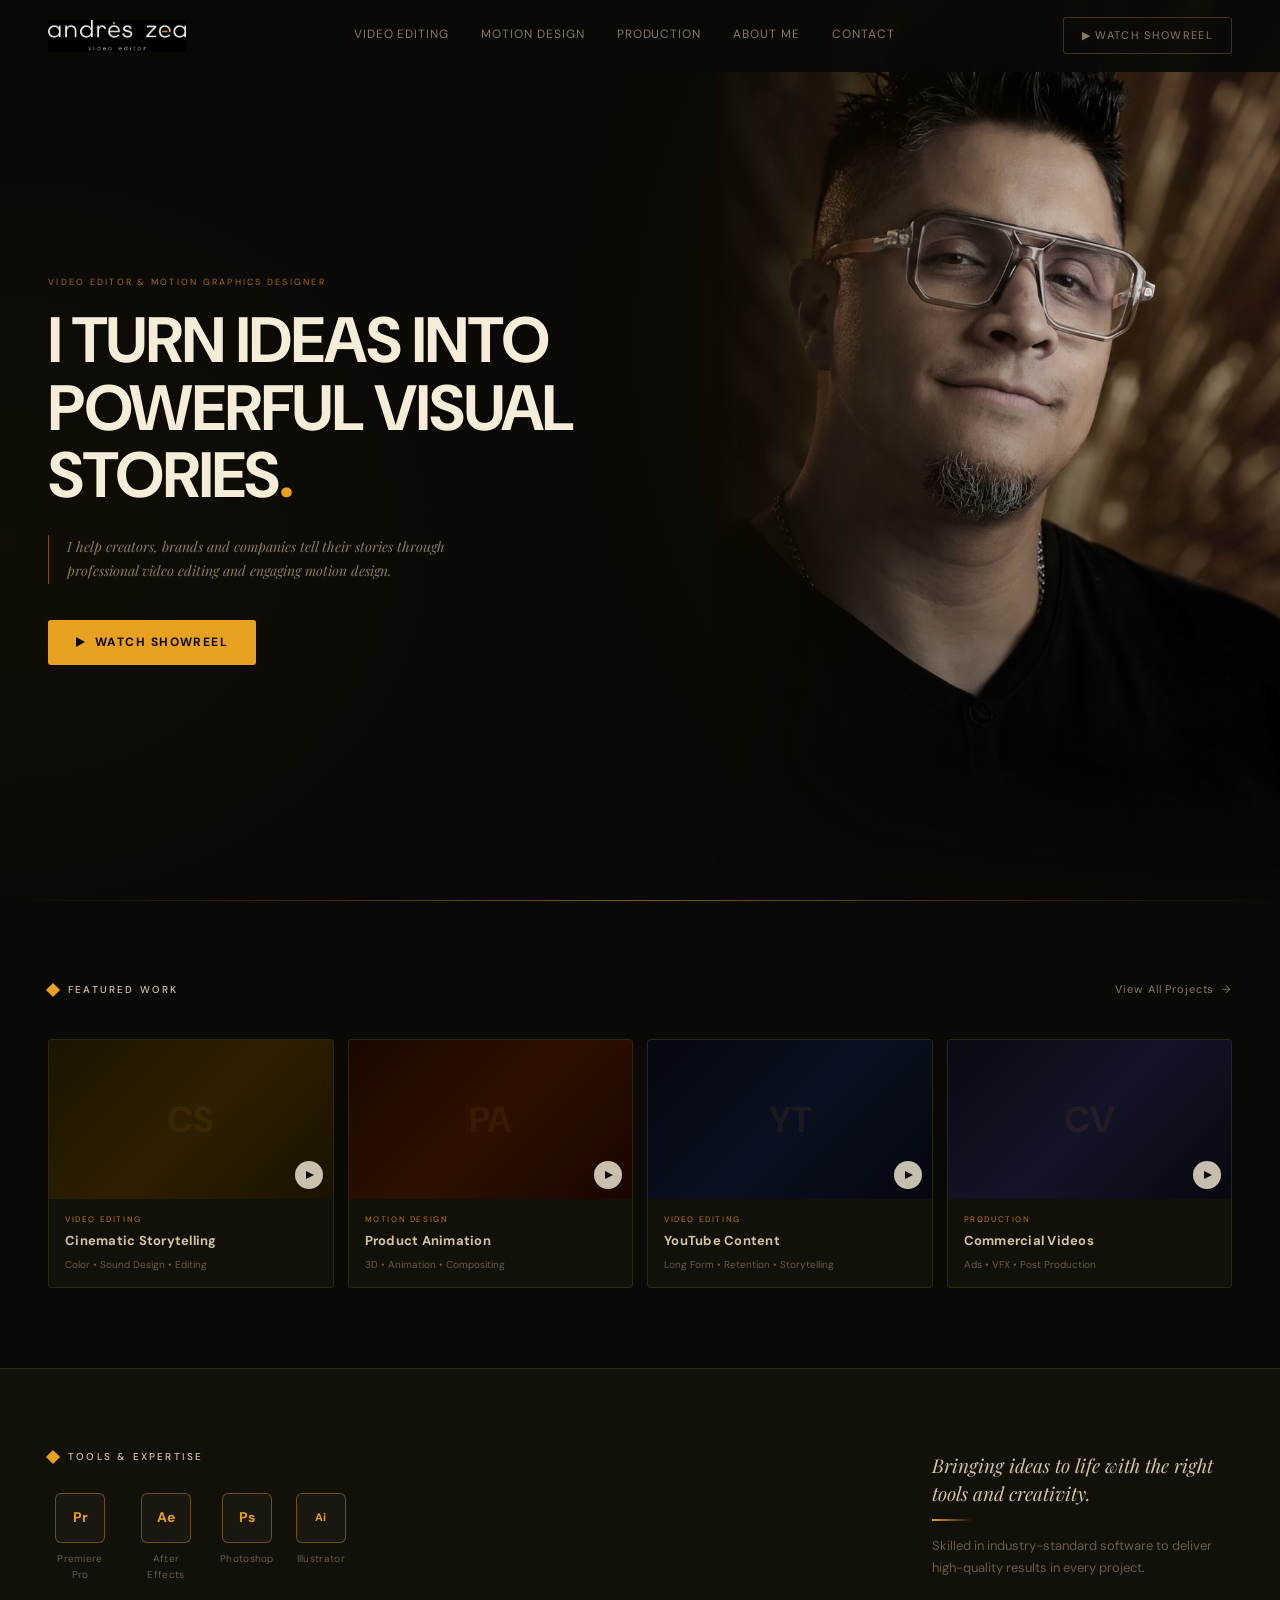
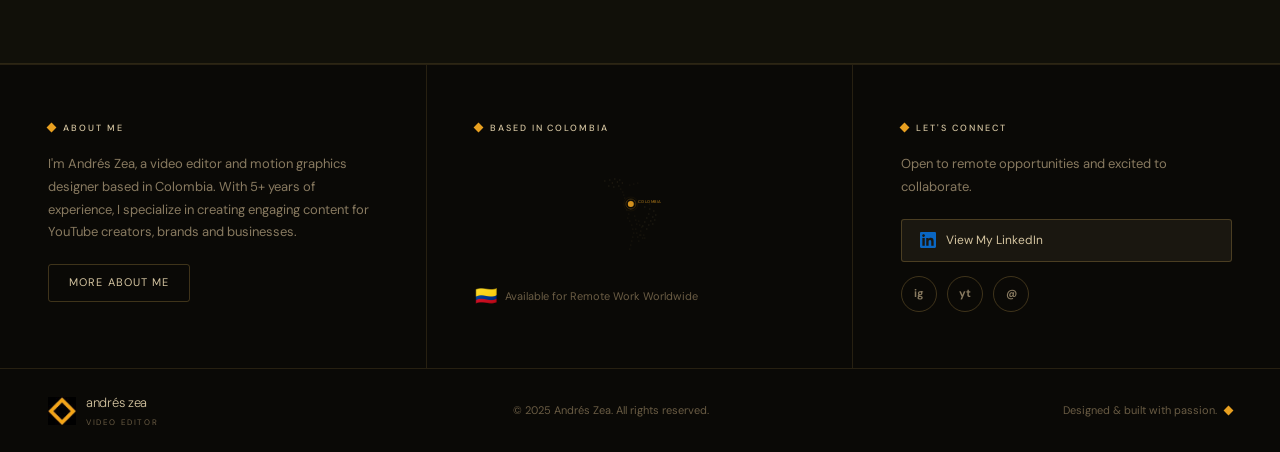
<file: index.html>
<!DOCTYPE html>
<html lang="es">
<head>
  <meta charset="UTF-8">
  <meta name="viewport" content="width=device-width, initial-scale=1.0">
  <title>Andrés Zea — Video Editor & Motion Graphics Designer</title>
  <link rel="icon" href="assets/Asset_5.png">
  <link rel="preconnect" href="https://fonts.googleapis.com">
  <link rel="preconnect" href="https://fonts.gstatic.com" crossorigin>
  <link href="https://fonts.googleapis.com/css2?family=DM+Sans:ital,wght@0,300;0,400;0,500;0,700;1,300&family=Playfair+Display:ital,wght@0,400;0,700;1,400&display=swap" rel="stylesheet">
  <link rel="stylesheet" href="css/global.css">
</head>
<body>

  <nav id="navbar">
    <a href="index.html" class="nav-logo">
      <img src="assets/Asset_1_2x.png" alt="Andrés Zea">
    </a>
    <div class="nav-links" id="navLinks">
      <a href="video-editing.html">Video Editing</a>
      <a href="motion.html">Motion Design</a>
      <a href="production.html">Production</a>
      <a href="about.html">About Me</a>
      <a href="contact.html">Contact</a>
    </div>
    <a href="showreel.html" class="nav-cta">▶ Watch Showreel</a>
    <div class="hamburger" id="hamburger" onclick="toggleMenu()">
      <span></span><span></span><span></span>
    </div>
  </nav>

  <div class="mobile-menu" id="mobileMenu">
    <a href="video-editing.html" onclick="toggleMenu()">Video Editing</a>
    <a href="motion.html" onclick="toggleMenu()">Motion Design</a>
    <a href="production.html" onclick="toggleMenu()">Production</a>
    <a href="about.html" onclick="toggleMenu()">About Me</a>
    <a href="contact.html" onclick="toggleMenu()">Contact</a>
    <a href="showreel.html" class="nav-cta" style="text-align:center;margin-top:8px">▶ Watch Showreel</a>
  </div>

  <!-- HERO -->
  <section class="hero" id="home">
    <div class="hero-glow"></div>
    <div class="hero-glow-2"></div>
    <div class="hero-content">
      <p class="hero-label">Video Editor &amp; Motion Graphics Designer</p>
      <h1>I turn ideas into<br>powerful visual<br>stories<span class="dot">.</span></h1>
      <div class="hero-desc">
        <p>I help creators, brands and companies tell their stories through professional video editing and engaging motion design.</p>
      </div>
      <div class="hero-btns">
        <a href="showreel.html" class="btn-primary"><span class="play-icon"></span>Watch Showreel</a>
      </div>
    </div>
    <div class="hero-image">
      <img src="assets/ANDREW_1.jpg" alt="Andrés Zea">
    </div>
  </section>

  <!-- SEPARATOR -->
  <div class="separator-strip"></div>

  <!-- FEATURED WORK -->
  <section id="work">
    <div class="section-header reveal">
      <div class="section-title"><div class="diamond"></div>Featured Work</div>
      <a href="video-editing.html" class="view-all">View All Projects &nbsp;→</a>
    </div>
    <div class="work-grid">
      <a href="video-editing.html" class="work-card reveal">
        <div class="work-thumb thumb-1">
          <div class="thumb-placeholder thumb-1"><span class="thumb-icon">CS</span></div>
          <div class="play-circle"><div class="play-tri"></div></div>
        </div>
        <div class="work-info">
          <div class="work-cat">Video Editing</div>
          <div class="work-title">Cinematic Storytelling</div>
          <div class="work-tags">Color &bull; Sound Design &bull; Editing</div>
        </div>
      </a>
      <a href="motion.html" class="work-card reveal" style="transition-delay:.08s">
        <div class="work-thumb thumb-2">
          <div class="thumb-placeholder thumb-2"><span class="thumb-icon">PA</span></div>
          <div class="play-circle"><div class="play-tri"></div></div>
        </div>
        <div class="work-info">
          <div class="work-cat">Motion Design</div>
          <div class="work-title">Product Animation</div>
          <div class="work-tags">3D &bull; Animation &bull; Compositing</div>
        </div>
      </a>
      <a href="video-editing.html" class="work-card reveal" style="transition-delay:.16s">
        <div class="work-thumb thumb-3">
          <div class="thumb-placeholder thumb-3"><span class="thumb-icon">YT</span></div>
          <div class="play-circle"><div class="play-tri"></div></div>
        </div>
        <div class="work-info">
          <div class="work-cat">Video Editing</div>
          <div class="work-title">YouTube Content</div>
          <div class="work-tags">Long Form &bull; Retention &bull; Storytelling</div>
        </div>
      </a>
      <a href="production.html" class="work-card reveal" style="transition-delay:.24s">
        <div class="work-thumb thumb-4">
          <div class="thumb-placeholder thumb-4"><span class="thumb-icon">CV</span></div>
          <div class="play-circle"><div class="play-tri"></div></div>
        </div>
        <div class="work-info">
          <div class="work-cat">Production</div>
          <div class="work-title">Commercial Videos</div>
          <div class="work-tags">Ads &bull; VFX &bull; Post Production</div>
        </div>
      </a>
    </div>
  </section>

  <!-- TOOLS -->
  <section class="tools-section">
    <div class="tools-inner">
      <div class="tools-left reveal">
        <div class="section-title"><div class="diamond"></div>Tools &amp; Expertise</div>
        <div class="tools-icons">
          <div class="tool-item"><div class="tool-icon">Pr</div><div class="tool-name">Premiere Pro</div></div>
          <div class="tool-item"><div class="tool-icon">Ae</div><div class="tool-name">After Effects</div></div>
          <div class="tool-item"><div class="tool-icon">Ps</div><div class="tool-name">Photoshop</div></div>
          <div class="tool-item"><div class="tool-icon" style="font-size:11px">Ai</div><div class="tool-name">Illustrator</div></div>
        </div>
      </div>
      <div class="tools-right reveal">
        <div class="tools-quote">Bringing ideas to life with the right tools and creativity.</div>
        <div class="tools-accent"></div>
        <p class="tools-sub">Skilled in industry-standard software to deliver high-quality results in every project.</p>
      </div>
    </div>
  </section>

  <!-- ABOUT / LOCATION / CONNECT -->
  <div class="about-section" id="about">
    <div class="about-col reveal">
      <div class="about-col-title"><div class="diamond diamond-sm"></div>About Me</div>
      <p class="about-text">I'm Andrés Zea, a video editor and motion graphics designer based in Colombia. With 5+ years of experience, I specialize in creating engaging content for YouTube creators, brands and businesses.</p>
      <a href="about.html" class="btn-ghost">More About Me</a>
    </div>
    <div class="about-col reveal" style="transition-delay:.1s">
      <div class="about-col-title"><div class="diamond diamond-sm"></div>Based in Colombia</div>
      <svg class="map-svg" viewBox="0 0 260 200" fill="none" xmlns="http://www.w3.org/2000/svg">
        <!-- Latin America dot map -->
        <g fill="#2a2416" opacity="0.85">
          <!-- Mexico -->
          <circle cx="60" cy="40" r="1.3"/><circle cx="70" cy="38" r="1.3"/><circle cx="80" cy="36" r="1.3"/>
          <circle cx="90" cy="38" r="1.3"/><circle cx="95" cy="44" r="1.3"/><circle cx="88" cy="50" r="1.3"/>
          <circle cx="78" cy="52" r="1.3"/><circle cx="68" cy="50" r="1.3"/><circle cx="75" cy="44" r="1.3"/>
          <circle cx="85" cy="42" r="1.3"/>
          <!-- Central America -->
          <circle cx="92" cy="56" r="1.2"/><circle cx="96" cy="62" r="1.2"/><circle cx="98" cy="68" r="1.2"/>
          <circle cx="100" cy="74" r="1.2"/>
          <!-- Caribbean -->
          <circle cx="110" cy="48" r="1.1"/><circle cx="118" cy="46" r="1.1"/><circle cx="126" cy="44" r="1.1"/>
          <!-- Colombia highlighted area -->
          <circle cx="104" cy="82" r="1.3"/><circle cx="112" cy="78" r="1.3"/><circle cx="120" cy="80" r="1.3"/>
          <circle cx="116" cy="88" r="1.3"/><circle cx="108" cy="90" r="1.3"/>
          <circle cx="112" cy="96" r="1.3"/><circle cx="120" cy="86" r="1.3"/>
          <!-- Venezuela / Guyana -->
          <circle cx="128" cy="82" r="1.2"/><circle cx="136" cy="80" r="1.2"/><circle cx="144" cy="82" r="1.2"/>
          <circle cx="150" cy="86" r="1.2"/>
          <!-- Brazil -->
          <circle cx="140" cy="92" r="1.3"/><circle cx="150" cy="96" r="1.3"/><circle cx="158" cy="100" r="1.3"/>
          <circle cx="148" cy="106" r="1.3"/><circle cx="156" cy="112" r="1.3"/><circle cx="162" cy="108" r="1.3"/>
          <circle cx="144" cy="114" r="1.3"/><circle cx="152" cy="120" r="1.3"/><circle cx="160" cy="118" r="1.3"/>
          <circle cx="140" cy="122" r="1.3"/><circle cx="148" cy="128" r="1.3"/><circle cx="156" cy="126" r="1.3"/>
          <circle cx="136" cy="130" r="1.3"/><circle cx="144" cy="136" r="1.3"/>
          <!-- Peru / Ecuador / Bolivia -->
          <circle cx="104" cy="98" r="1.2"/><circle cx="108" cy="106" r="1.2"/><circle cx="106" cy="114" r="1.2"/>
          <circle cx="110" cy="120" r="1.2"/><circle cx="114" cy="128" r="1.2"/>
          <circle cx="120" cy="110" r="1.2"/><circle cx="122" cy="118" r="1.2"/><circle cx="124" cy="126" r="1.2"/>
          <circle cx="128" cy="120" r="1.2"/><circle cx="130" cy="128" r="1.2"/>
          <!-- Chile / Argentina -->
          <circle cx="116" cy="136" r="1.2"/><circle cx="118" cy="144" r="1.2"/><circle cx="116" cy="152" r="1.2"/>
          <circle cx="114" cy="160" r="1.2"/><circle cx="112" cy="168" r="1.2"/><circle cx="110" cy="176" r="1.2"/>
          <circle cx="122" cy="136" r="1.2"/><circle cx="124" cy="144" r="1.2"/><circle cx="126" cy="152" r="1.2"/>
          <circle cx="128" cy="160" r="1.2"/><circle cx="130" cy="148" r="1.2"/><circle cx="132" cy="140" r="1.2"/>
          <circle cx="134" cy="132" r="1.2"/>
          <!-- Paraguay / Uruguay -->
          <circle cx="132" cy="148" r="1.2"/><circle cx="136" cy="154" r="1.2"/><circle cx="138" cy="148" r="1.2"/>
          <circle cx="140" cy="154" r="1.2"/>
        </g>
        <!-- Colombia gold highlight -->
        <circle cx="112" cy="86" r="6" fill="#E8A020" opacity=".9"/>
        <circle cx="112" cy="86" r="10" fill="none" stroke="#E8A020" stroke-width="1" opacity=".4"/>
        <circle cx="112" cy="86" r="14" fill="none" stroke="#E8A020" stroke-width=".5" opacity=".2"/>
        <!-- Label -->
        <text x="126" y="84" font-family="DM Sans, sans-serif" font-size="8" fill="#E8A020" opacity=".8" letter-spacing="1">COLOMBIA</text>
      </svg>
      <div class="flag-row">
        <span style="font-size:18px">🇨🇴</span>
        <span>Available for Remote Work Worldwide</span>
      </div>
    </div>
    <div class="about-col reveal" style="transition-delay:.2s">
      <div class="about-col-title"><div class="diamond diamond-sm"></div>Let's Connect</div>
      <p class="about-text">Open to remote opportunities and excited to collaborate.</p>
      <a href="https://linkedin.com/in/andres-zea" target="_blank" class="linkedin-btn">
        <svg width="16" height="16" viewBox="0 0 24 24" fill="#0A66C2"><path d="M20.447 20.452h-3.554v-5.569c0-1.328-.027-3.037-1.852-3.037-1.853 0-2.136 1.445-2.136 2.939v5.667H9.351V9h3.414v1.561h.046c.477-.9 1.637-1.85 3.37-1.85 3.601 0 4.267 2.37 4.267 5.455v6.286zM5.337 7.433c-1.144 0-2.063-.926-2.063-2.065 0-1.138.92-2.063 2.063-2.063 1.14 0 2.064.925 2.064 2.063 0 1.139-.925 2.065-2.064 2.065zm1.782 13.019H3.555V9h3.564v11.452zM22.225 0H1.771C.792 0 0 .774 0 1.729v20.542C0 23.227.792 24 1.771 24h20.451C23.2 24 24 23.227 24 22.271V1.729C24 .774 23.2 0 22.222 0h.003z"/></svg>
        View My LinkedIn
      </a>
      <div class="social-row">
        <a href="#" class="social-btn" title="Instagram">ig</a>
        <a href="#" class="social-btn" title="YouTube">yt</a>
        <a href="contact.html" class="social-btn" title="Email">@</a>
      </div>
    </div>
  </div>

  <footer>
    <div class="footer-logo">
      <img src="assets/Asset_5.png" alt="az">
      <div>
        <div class="footer-name">andrés zea</div>
        <div class="footer-role">video editor</div>
      </div>
    </div>
    <p class="footer-copy">&copy; 2025 Andrés Zea. All rights reserved.</p>
    <div class="footer-right">Designed &amp; built with passion. <div class="diamond diamond-sm"></div></div>
  </footer>

  <script src="js/main.js"></script>
</body>
</html>
</file>
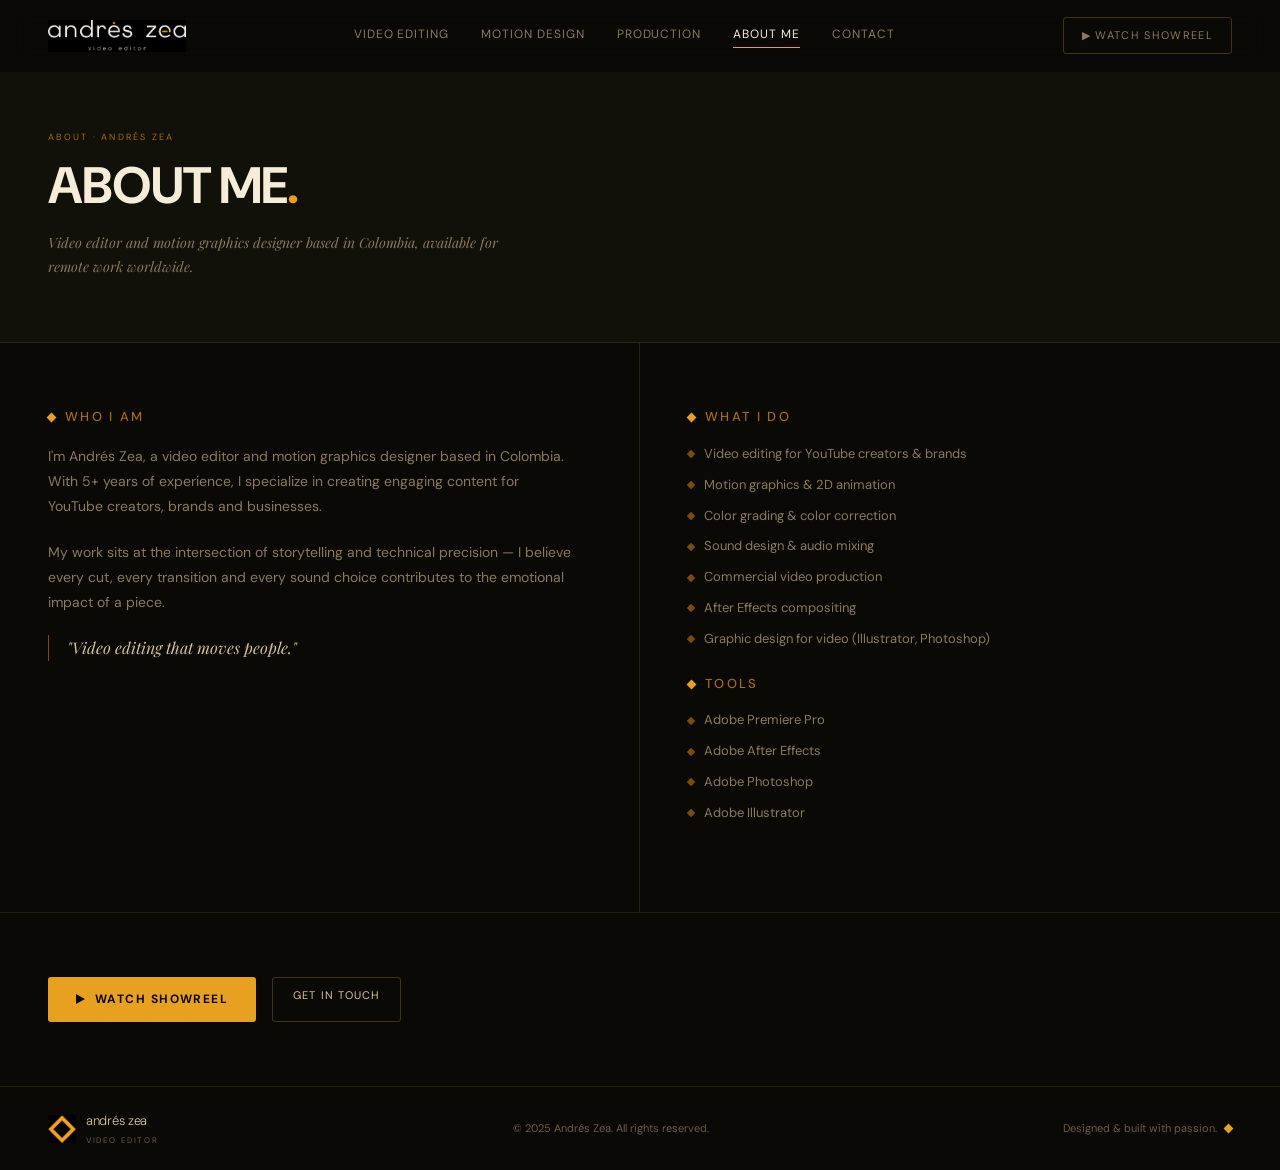
<file: about.html>
<!DOCTYPE html>
<html lang="es">
<head>
  <meta charset="UTF-8">
  <meta name="viewport" content="width=device-width, initial-scale=1.0">
  <title>About Me — Andrés Zea</title>
  <link rel="icon" href="assets/Asset_5.png">
  <link rel="preconnect" href="https://fonts.googleapis.com">
  <link rel="preconnect" href="https://fonts.gstatic.com" crossorigin>
  <link href="https://fonts.googleapis.com/css2?family=DM+Sans:ital,wght@0,300;0,400;0,500;0,700;1,300&family=Playfair+Display:ital,wght@0,400;1,400&display=swap" rel="stylesheet">
  <link rel="stylesheet" href="css/global.css">
</head>
<body>
  <nav id="navbar">
    <a href="index.html" class="nav-logo"><img src="assets/Asset_1_2x.png" alt="Andrés Zea"></a>
    <div class="nav-links" id="navLinks">
      <a href="video-editing.html">Video Editing</a>
      <a href="motion.html">Motion Design</a>
      <a href="production.html">Production</a>
      <a href="about.html">About Me</a>
      <a href="contact.html">Contact</a>
    </div>
    <a href="showreel.html" class="nav-cta">▶ Watch Showreel</a>
    <div class="hamburger" id="hamburger" onclick="toggleMenu()"><span></span><span></span><span></span></div>
  </nav>
  <div class="mobile-menu" id="mobileMenu">
    <a href="video-editing.html" onclick="toggleMenu()">Video Editing</a>
    <a href="motion.html" onclick="toggleMenu()">Motion Design</a>
    <a href="production.html" onclick="toggleMenu()">Production</a>
    <a href="about.html" onclick="toggleMenu()">About Me</a>
    <a href="contact.html" onclick="toggleMenu()">Contact</a>
  </div>

  <div class="page-header">
    <div class="page-header-label">About · Andrés Zea</div>
    <h1>About Me<span class="dot">.</span></h1>
    <p>Video editor and motion graphics designer based in Colombia, available for remote work worldwide.</p>
  </div>

  <div style="display:grid;grid-template-columns:1fr 1fr;gap:0;border-bottom:0.5px solid var(--border)">

    <div class="content-section reveal" style="border-right:0.5px solid var(--border);padding-right:64px">
      <h2><div class="diamond diamond-sm"></div>Who I am</h2>
      <!--  EDITA AQUÍ TU BIO  -->
      <p>I'm Andrés Zea, a video editor and motion graphics designer based in Colombia. With 5+ years of experience, I specialize in creating engaging content for YouTube creators, brands and businesses.</p>
      <p>My work sits at the intersection of storytelling and technical precision — I believe every cut, every transition and every sound choice contributes to the emotional impact of a piece.</p>
      <p style="font-family:'Playfair Display',serif;font-style:italic;color:var(--cream-dark);font-size:16px;border-left:1.5px solid var(--gold-burnt);padding-left:18px;line-height:1.6">"Video editing that moves people."</p>
    </div>

    <div class="content-section reveal" style="transition-delay:.1s">
      <h2><div class="diamond diamond-sm"></div>What I do</h2>
      <ul>
        <li>Video editing for YouTube creators &amp; brands</li>
        <li>Motion graphics &amp; 2D animation</li>
        <li>Color grading &amp; color correction</li>
        <li>Sound design &amp; audio mixing</li>
        <li>Commercial video production</li>
        <li>After Effects compositing</li>
        <li>Graphic design for video (Illustrator, Photoshop)</li>
      </ul>

      <h2 style="margin-top:8px"><div class="diamond diamond-sm"></div>Tools</h2>
      <ul>
        <li>Adobe Premiere Pro</li>
        <li>Adobe After Effects</li>
        <li>Adobe Photoshop</li>
        <li>Adobe Illustrator</li>
      </ul>
    </div>

  </div>

  <div style="padding:64px 48px;display:flex;gap:16px;flex-wrap:wrap" class="reveal">
    <a href="showreel.html" class="btn-primary"><span class="play-icon"></span>Watch Showreel</a>
    <a href="contact.html" class="btn-ghost">Get in Touch</a>
  </div>

  <footer>
    <div class="footer-logo"><img src="assets/Asset_5.png" alt="az"><div><div class="footer-name">andrés zea</div><div class="footer-role">video editor</div></div></div>
    <p class="footer-copy">&copy; 2025 Andrés Zea. All rights reserved.</p>
    <div class="footer-right">Designed &amp; built with passion. <div class="diamond diamond-sm"></div></div>
  </footer>
  <script src="js/main.js"></script>
</body>
</html>
</file>
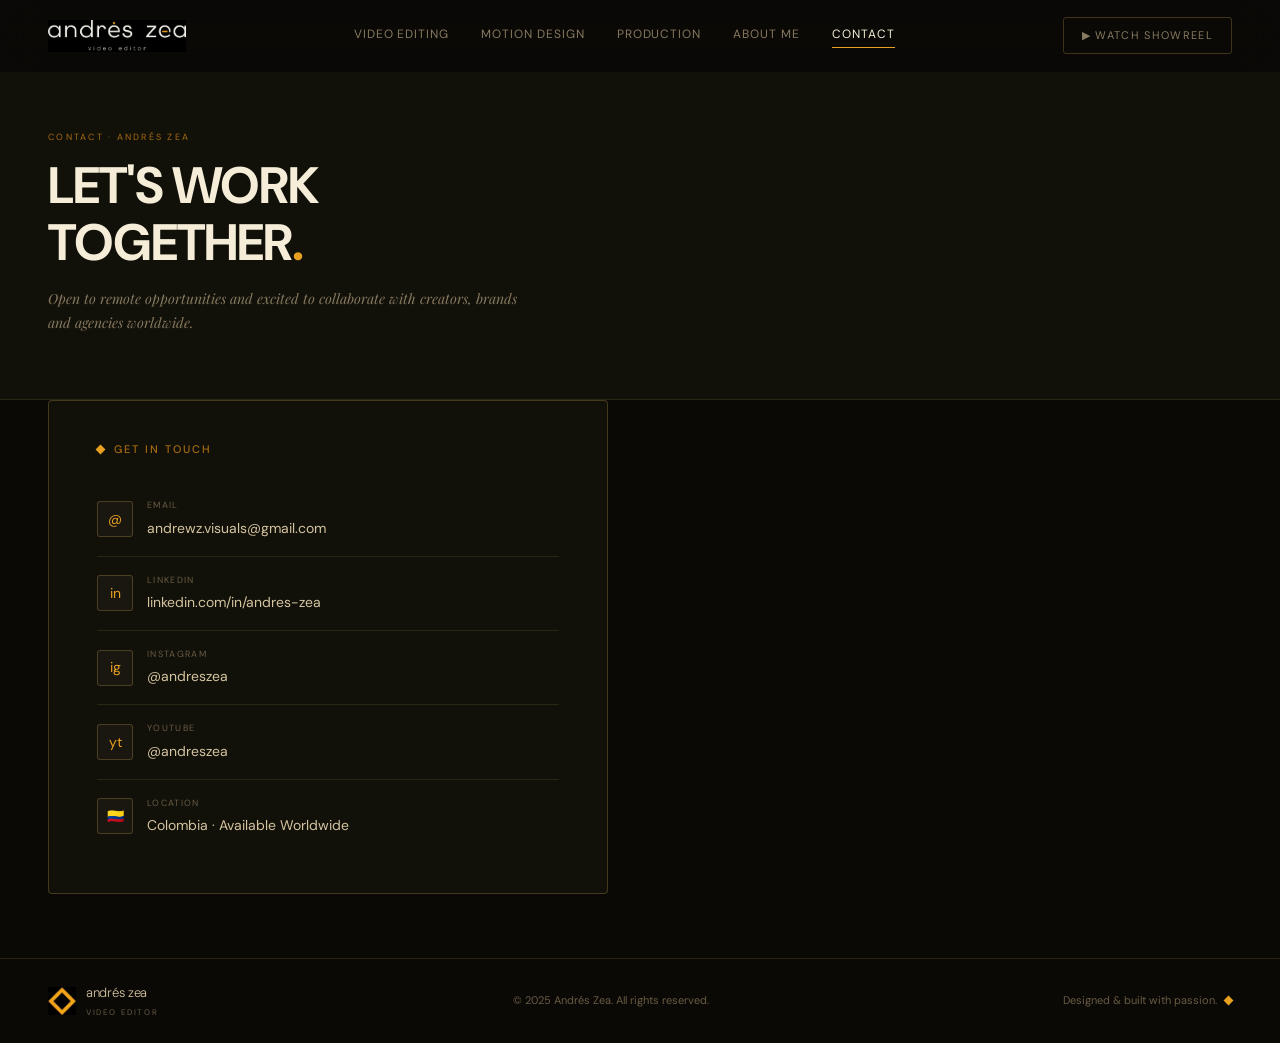
<file: contact.html>
<!DOCTYPE html>
<html lang="es">
<head>
  <meta charset="UTF-8">
  <meta name="viewport" content="width=device-width, initial-scale=1.0">
  <title>Contact — Andrés Zea</title>
  <link rel="icon" href="assets/Asset_5.png">
  <link rel="preconnect" href="https://fonts.googleapis.com">
  <link rel="preconnect" href="https://fonts.gstatic.com" crossorigin>
  <link href="https://fonts.googleapis.com/css2?family=DM+Sans:ital,wght@0,300;0,400;0,500;0,700;1,300&family=Playfair+Display:ital,wght@0,400;1,400&display=swap" rel="stylesheet">
  <link rel="stylesheet" href="css/global.css">
</head>
<body>
  <nav id="navbar">
    <a href="index.html" class="nav-logo"><img src="assets/Asset_1_2x.png" alt="Andrés Zea"></a>
    <div class="nav-links" id="navLinks">
      <a href="video-editing.html">Video Editing</a>
      <a href="motion.html">Motion Design</a>
      <a href="production.html">Production</a>
      <a href="about.html">About Me</a>
      <a href="contact.html">Contact</a>
    </div>
    <a href="showreel.html" class="nav-cta">▶ Watch Showreel</a>
    <div class="hamburger" id="hamburger" onclick="toggleMenu()"><span></span><span></span><span></span></div>
  </nav>
  <div class="mobile-menu" id="mobileMenu">
    <a href="video-editing.html" onclick="toggleMenu()">Video Editing</a>
    <a href="motion.html" onclick="toggleMenu()">Motion Design</a>
    <a href="production.html" onclick="toggleMenu()">Production</a>
    <a href="about.html" onclick="toggleMenu()">About Me</a>
    <a href="contact.html" onclick="toggleMenu()">Contact</a>
  </div>

  <div class="page-header">
    <div class="page-header-label">Contact · Andrés Zea</div>
    <h1>Let's Work<br>Together<span class="dot">.</span></h1>
    <p>Open to remote opportunities and excited to collaborate with creators, brands and agencies worldwide.</p>
  </div>

  <div class="contact-card reveal">
    <h2><div class="diamond diamond-sm"></div>Get in touch</h2>

    <div class="contact-item">
      <div class="contact-icon">@</div>
      <div>
        <div class="contact-label">Email</div>
        <a href="mailto:andrewz.visuals@gmail.com" class="contact-value">andrewz.visuals@gmail.com</a>
      </div>
    </div>

    <div class="contact-item">
      <div class="contact-icon">in</div>
      <div>
        <div class="contact-label">LinkedIn</div>
        <!-- Reemplaza el href con tu URL real de LinkedIn -->
        <a href="https://linkedin.com/in/andres-zea" target="_blank" class="contact-value">linkedin.com/in/andres-zea</a>
      </div>
    </div>

    <div class="contact-item">
      <div class="contact-icon">ig</div>
      <div>
        <div class="contact-label">Instagram</div>
        <!-- Reemplaza con tu usuario real -->
        <a href="https://instagram.com/andreszea" target="_blank" class="contact-value">@andreszea</a>
      </div>
    </div>

    <div class="contact-item">
      <div class="contact-icon">yt</div>
      <div>
        <div class="contact-label">YouTube</div>
        <!-- Reemplaza con tu canal real -->
        <a href="https://youtube.com/@andreszea" target="_blank" class="contact-value">@andreszea</a>
      </div>
    </div>

    <div class="contact-item" style="border-bottom:none">
      <div class="contact-icon">🇨🇴</div>
      <div>
        <div class="contact-label">Location</div>
        <span class="contact-value" style="cursor:default">Colombia · Available Worldwide</span>
      </div>
    </div>
  </div>

  <footer>
    <div class="footer-logo"><img src="assets/Asset_5.png" alt="az"><div><div class="footer-name">andrés zea</div><div class="footer-role">video editor</div></div></div>
    <p class="footer-copy">&copy; 2025 Andrés Zea. All rights reserved.</p>
    <div class="footer-right">Designed &amp; built with passion. <div class="diamond diamond-sm"></div></div>
  </footer>
  <script src="js/main.js"></script>
</body>
</html>
</file>
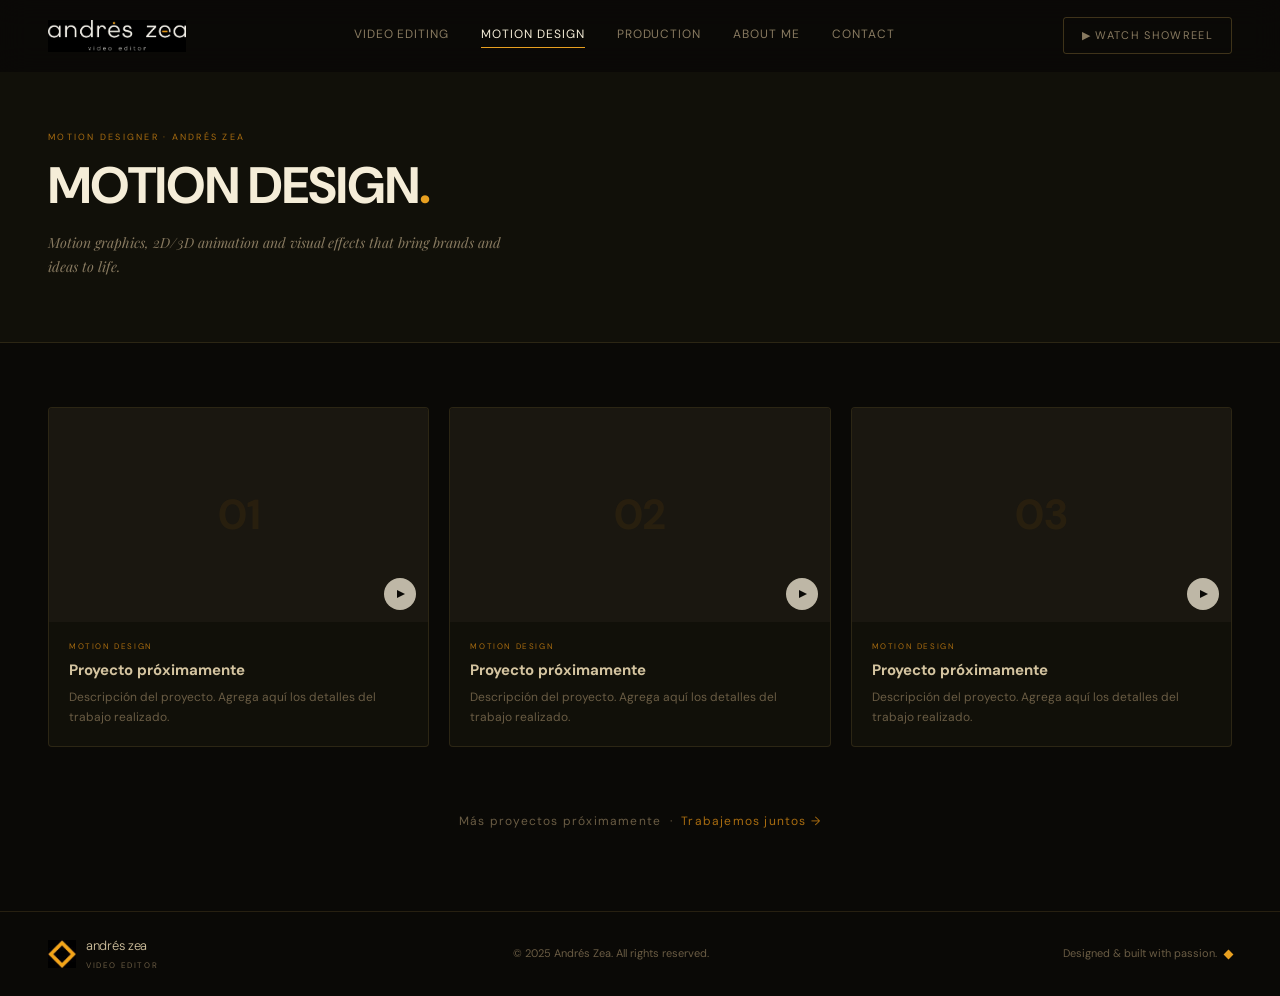
<file: motion.html>
<!DOCTYPE html>
<html lang="es">
<head>
  <meta charset="UTF-8">
  <meta name="viewport" content="width=device-width, initial-scale=1.0">
  <title>Motion Design — Andrés Zea</title>
  <link rel="icon" href="assets/Asset_5.png">
  <link rel="preconnect" href="https://fonts.googleapis.com">
  <link rel="preconnect" href="https://fonts.gstatic.com" crossorigin>
  <link href="https://fonts.googleapis.com/css2?family=DM+Sans:ital,wght@0,300;0,400;0,500;0,700;1,300&family=Playfair+Display:ital,wght@0,400;1,400&display=swap" rel="stylesheet">
  <link rel="stylesheet" href="css/global.css">
</head>
<body>
  <nav id="navbar">
    <a href="index.html" class="nav-logo"><img src="assets/Asset_1_2x.png" alt="Andrés Zea"></a>
    <div class="nav-links" id="navLinks">
      <a href="video-editing.html">Video Editing</a>
      <a href="motion.html">Motion Design</a>
      <a href="production.html">Production</a>
      <a href="about.html">About Me</a>
      <a href="contact.html">Contact</a>
    </div>
    <a href="showreel.html" class="nav-cta">▶ Watch Showreel</a>
    <div class="hamburger" id="hamburger" onclick="toggleMenu()"><span></span><span></span><span></span></div>
  </nav>
  <div class="mobile-menu" id="mobileMenu">
    <a href="video-editing.html" onclick="toggleMenu()">Video Editing</a>
    <a href="motion.html" onclick="toggleMenu()">Motion Design</a>
    <a href="production.html" onclick="toggleMenu()">Production</a>
    <a href="about.html" onclick="toggleMenu()">About Me</a>
    <a href="contact.html" onclick="toggleMenu()">Contact</a>
  </div>

  <div class="page-header">
    <div class="page-header-label">Motion Designer · Andrés Zea</div>
    <h1>Motion Design<span class="dot">.</span></h1>
    <p>Motion graphics, 2D/3D animation and visual effects that bring brands and ideas to life.</p>
  </div>

  <!--
    CÓMO AGREGAR UN PROYECTO:
    Copia uno de los bloques .project-card de abajo,
    cambia los textos y agrega la imagen o video.
    Para video: reemplaza .project-thumb-placeholder por un <iframe>
  -->
  <div class="projects-grid">

    <!-- PROYECTO EJEMPLO — duplícalo para agregar más -->
    <div class="project-card reveal">
      <div class="project-thumb">
        <div class="project-thumb-placeholder">01</div>
        <!-- Para agregar imagen: <img src="assets/tu-imagen.jpg" alt="Nombre proyecto"> -->
        <!-- Para agregar video embed: <iframe src="https://www.youtube.com/embed/ID" allowfullscreen></iframe> -->
        <div class="project-play"><div class="play-tri"></div></div>
      </div>
      <div class="project-info">
        <div class="project-cat">Motion Design</div>
        <div class="project-title">Proyecto próximamente</div>
        <div class="project-desc">Descripción del proyecto. Agrega aquí los detalles del trabajo realizado.</div>
      </div>
    </div>

    <div class="project-card reveal" style="transition-delay:.08s">
      <div class="project-thumb">
        <div class="project-thumb-placeholder">02</div>
        <div class="project-play"><div class="play-tri"></div></div>
      </div>
      <div class="project-info">
        <div class="project-cat">Motion Design</div>
        <div class="project-title">Proyecto próximamente</div>
        <div class="project-desc">Descripción del proyecto. Agrega aquí los detalles del trabajo realizado.</div>
      </div>
    </div>

    <div class="project-card reveal" style="transition-delay:.16s">
      <div class="project-thumb">
        <div class="project-thumb-placeholder">03</div>
        <div class="project-play"><div class="play-tri"></div></div>
      </div>
      <div class="project-info">
        <div class="project-cat">Motion Design</div>
        <div class="project-title">Proyecto próximamente</div>
        <div class="project-desc">Descripción del proyecto. Agrega aquí los detalles del trabajo realizado.</div>
      </div>
    </div>

  </div>

  <div class="empty-state" style="padding-top:0">
    <p style="font-size:12px;color:var(--text-dim);letter-spacing:.1em">Más proyectos próximamente &nbsp;·&nbsp; <a href="contact.html" style="color:var(--gold-aged);text-decoration:none">Trabajemos juntos →</a></p>
  </div>

  <footer>
    <div class="footer-logo"><img src="assets/Asset_5.png" alt="az"><div><div class="footer-name">andrés zea</div><div class="footer-role">video editor</div></div></div>
    <p class="footer-copy">&copy; 2025 Andrés Zea. All rights reserved.</p>
    <div class="footer-right">Designed &amp; built with passion. <div class="diamond diamond-sm"></div></div>
  </footer>
  <script src="js/main.js"></script>
</body>
</html>
</file>
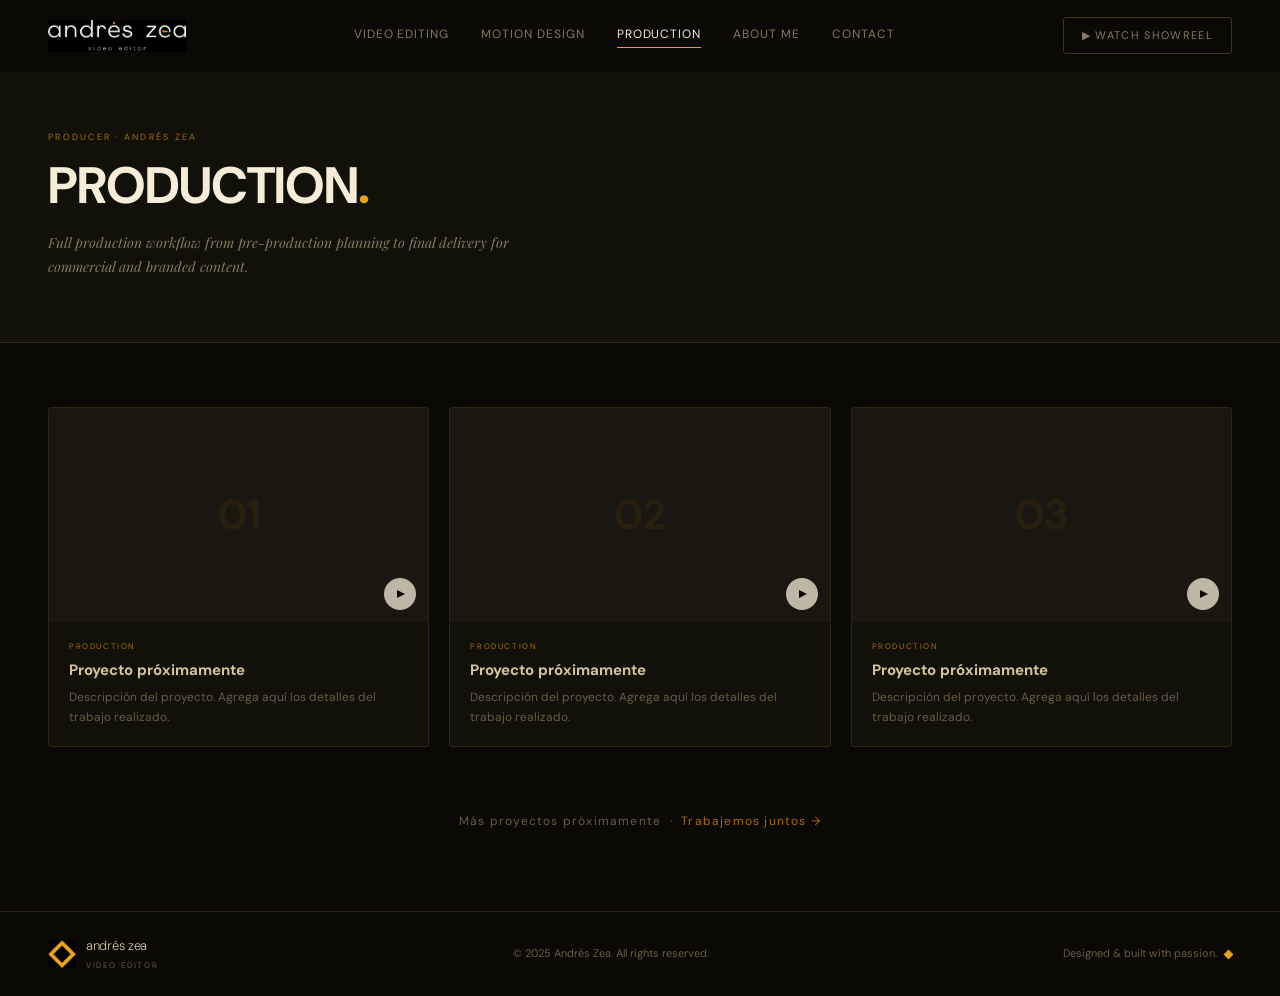
<file: production.html>
<!DOCTYPE html>
<html lang="es">
<head>
  <meta charset="UTF-8">
  <meta name="viewport" content="width=device-width, initial-scale=1.0">
  <title>Production — Andrés Zea</title>
  <link rel="icon" href="assets/Asset_5.png">
  <link rel="preconnect" href="https://fonts.googleapis.com">
  <link rel="preconnect" href="https://fonts.gstatic.com" crossorigin>
  <link href="https://fonts.googleapis.com/css2?family=DM+Sans:ital,wght@0,300;0,400;0,500;0,700;1,300&family=Playfair+Display:ital,wght@0,400;1,400&display=swap" rel="stylesheet">
  <link rel="stylesheet" href="css/global.css">
</head>
<body>
  <nav id="navbar">
    <a href="index.html" class="nav-logo"><img src="assets/Asset_1_2x.png" alt="Andrés Zea"></a>
    <div class="nav-links" id="navLinks">
      <a href="video-editing.html">Video Editing</a>
      <a href="motion.html">Motion Design</a>
      <a href="production.html">Production</a>
      <a href="about.html">About Me</a>
      <a href="contact.html">Contact</a>
    </div>
    <a href="showreel.html" class="nav-cta">▶ Watch Showreel</a>
    <div class="hamburger" id="hamburger" onclick="toggleMenu()"><span></span><span></span><span></span></div>
  </nav>
  <div class="mobile-menu" id="mobileMenu">
    <a href="video-editing.html" onclick="toggleMenu()">Video Editing</a>
    <a href="motion.html" onclick="toggleMenu()">Motion Design</a>
    <a href="production.html" onclick="toggleMenu()">Production</a>
    <a href="about.html" onclick="toggleMenu()">About Me</a>
    <a href="contact.html" onclick="toggleMenu()">Contact</a>
  </div>

  <div class="page-header">
    <div class="page-header-label">Producer · Andrés Zea</div>
    <h1>Production<span class="dot">.</span></h1>
    <p>Full production workflow from pre-production planning to final delivery for commercial and branded content.</p>
  </div>

  <!--
    CÓMO AGREGAR UN PROYECTO:
    Copia uno de los bloques .project-card de abajo,
    cambia los textos y agrega la imagen o video.
    Para video: reemplaza .project-thumb-placeholder por un <iframe>
  -->
  <div class="projects-grid">

    <!-- PROYECTO EJEMPLO — duplícalo para agregar más -->
    <div class="project-card reveal">
      <div class="project-thumb">
        <div class="project-thumb-placeholder">01</div>
        <!-- Para agregar imagen: <img src="assets/tu-imagen.jpg" alt="Nombre proyecto"> -->
        <!-- Para agregar video embed: <iframe src="https://www.youtube.com/embed/ID" allowfullscreen></iframe> -->
        <div class="project-play"><div class="play-tri"></div></div>
      </div>
      <div class="project-info">
        <div class="project-cat">Production</div>
        <div class="project-title">Proyecto próximamente</div>
        <div class="project-desc">Descripción del proyecto. Agrega aquí los detalles del trabajo realizado.</div>
      </div>
    </div>

    <div class="project-card reveal" style="transition-delay:.08s">
      <div class="project-thumb">
        <div class="project-thumb-placeholder">02</div>
        <div class="project-play"><div class="play-tri"></div></div>
      </div>
      <div class="project-info">
        <div class="project-cat">Production</div>
        <div class="project-title">Proyecto próximamente</div>
        <div class="project-desc">Descripción del proyecto. Agrega aquí los detalles del trabajo realizado.</div>
      </div>
    </div>

    <div class="project-card reveal" style="transition-delay:.16s">
      <div class="project-thumb">
        <div class="project-thumb-placeholder">03</div>
        <div class="project-play"><div class="play-tri"></div></div>
      </div>
      <div class="project-info">
        <div class="project-cat">Production</div>
        <div class="project-title">Proyecto próximamente</div>
        <div class="project-desc">Descripción del proyecto. Agrega aquí los detalles del trabajo realizado.</div>
      </div>
    </div>

  </div>

  <div class="empty-state" style="padding-top:0">
    <p style="font-size:12px;color:var(--text-dim);letter-spacing:.1em">Más proyectos próximamente &nbsp;·&nbsp; <a href="contact.html" style="color:var(--gold-aged);text-decoration:none">Trabajemos juntos →</a></p>
  </div>

  <footer>
    <div class="footer-logo"><img src="assets/Asset_5.png" alt="az"><div><div class="footer-name">andrés zea</div><div class="footer-role">video editor</div></div></div>
    <p class="footer-copy">&copy; 2025 Andrés Zea. All rights reserved.</p>
    <div class="footer-right">Designed &amp; built with passion. <div class="diamond diamond-sm"></div></div>
  </footer>
  <script src="js/main.js"></script>
</body>
</html>
</file>
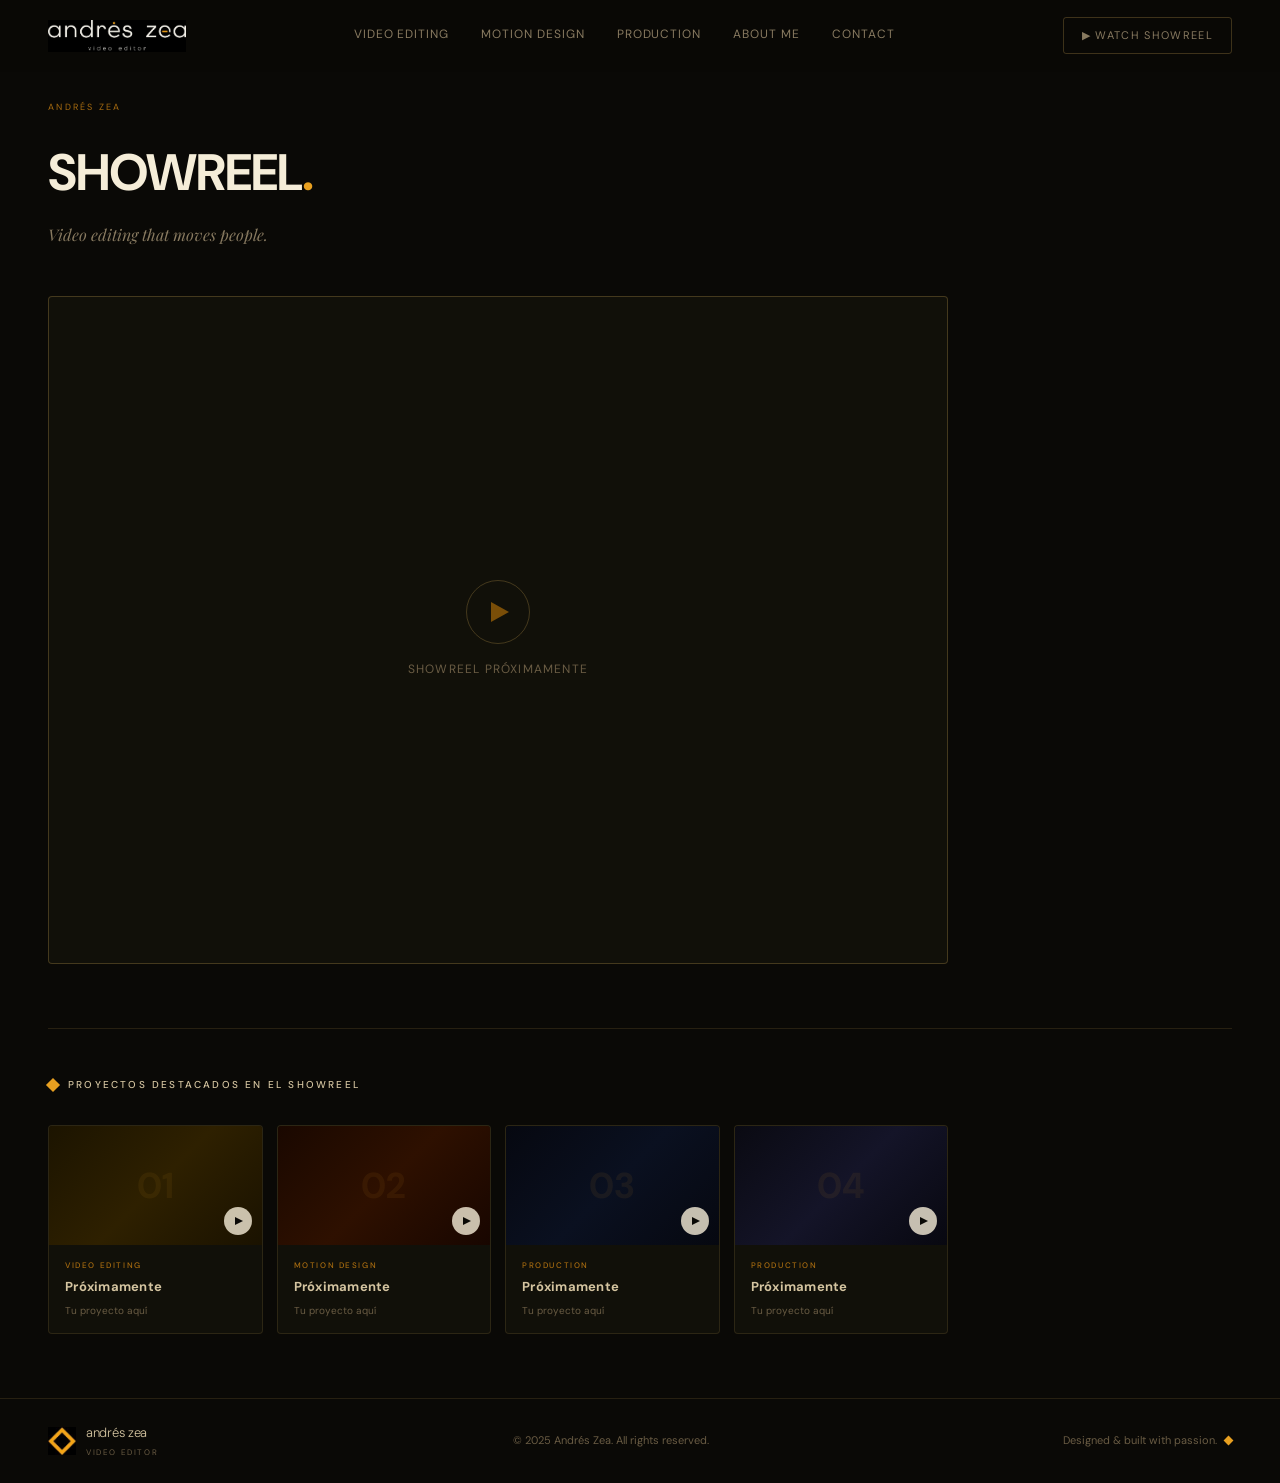
<file: showreel.html>
<!DOCTYPE html>
<html lang="es">
<head>
  <meta charset="UTF-8">
  <meta name="viewport" content="width=device-width, initial-scale=1.0">
  <title>Showreel — Andrés Zea</title>
  <link rel="icon" href="assets/Asset_5.png">
  <link rel="preconnect" href="https://fonts.googleapis.com">
  <link rel="preconnect" href="https://fonts.gstatic.com" crossorigin>
  <link href="https://fonts.googleapis.com/css2?family=DM+Sans:ital,wght@0,300;0,400;0,500;0,700;1,300&family=Playfair+Display:ital,wght@0,400;1,400&display=swap" rel="stylesheet">
  <link rel="stylesheet" href="css/global.css">
</head>
<body>
  <nav id="navbar">
    <a href="index.html" class="nav-logo"><img src="assets/Asset_1_2x.png" alt="Andrés Zea"></a>
    <div class="nav-links" id="navLinks">
      <a href="video-editing.html">Video Editing</a>
      <a href="motion.html">Motion Design</a>
      <a href="production.html">Production</a>
      <a href="about.html">About Me</a>
      <a href="contact.html">Contact</a>
    </div>
    <a href="showreel.html" class="nav-cta active-cta">▶ Watch Showreel</a>
    <div class="hamburger" id="hamburger" onclick="toggleMenu()"><span></span><span></span><span></span></div>
  </nav>
  <div class="mobile-menu" id="mobileMenu">
    <a href="video-editing.html" onclick="toggleMenu()">Video Editing</a>
    <a href="motion.html" onclick="toggleMenu()">Motion Design</a>
    <a href="production.html" onclick="toggleMenu()">Production</a>
    <a href="about.html" onclick="toggleMenu()">About Me</a>
    <a href="contact.html" onclick="toggleMenu()">Contact</a>
  </div>

  <div class="showreel-section">
    <p class="hero-label" style="opacity:1;animation:none">Andrés Zea</p>
    <h1>Showreel<span class="dot">.</span></h1>
    <p class="tagline">Video editing that moves people.</p>

    <!-- 
      CÓMO AGREGAR TU VIDEO:
      1. Sube tu video a YouTube (puede ser No Listado)
      2. Copia el ID del video (la parte después de ?v= en la URL)
      3. Reemplaza el div .video-placeholder por:
         <iframe src="https://www.youtube.com/embed/TU_ID_AQUI?rel=0&color=white&modestbranding=1" 
                 title="Showreel Andrés Zea" allowfullscreen></iframe>
      
      O si usas Cloudflare Stream:
         <iframe src="https://iframe.cloudflarestream.com/TU_ID_AQUI" 
                 title="Showreel Andrés Zea" allowfullscreen></iframe>
    -->
    <div class="video-embed" style="max-width:900px">
      <div class="video-placeholder">
        <div class="big-play"><div class="big-play-tri"></div></div>
        <p>Showreel próximamente</p>
      </div>
    </div>

    <div style="margin-top:64px;padding-top:48px;border-top:0.5px solid var(--border)">
      <div class="section-title" style="margin-bottom:32px"><div class="diamond"></div>Proyectos destacados en el showreel</div>
      <div class="work-grid" style="max-width:900px">
        <div class="work-card">
          <div class="work-thumb thumb-1"><div class="thumb-placeholder thumb-1"><span class="thumb-icon">01</span></div><div class="play-circle"><div class="play-tri"></div></div></div>
          <div class="work-info"><div class="work-cat">Video Editing</div><div class="work-title">Próximamente</div><div class="work-tags">Tu proyecto aquí</div></div>
        </div>
        <div class="work-card">
          <div class="work-thumb thumb-2"><div class="thumb-placeholder thumb-2"><span class="thumb-icon">02</span></div><div class="play-circle"><div class="play-tri"></div></div></div>
          <div class="work-info"><div class="work-cat">Motion Design</div><div class="work-title">Próximamente</div><div class="work-tags">Tu proyecto aquí</div></div>
        </div>
        <div class="work-card">
          <div class="work-thumb thumb-3"><div class="thumb-placeholder thumb-3"><span class="thumb-icon">03</span></div><div class="play-circle"><div class="play-tri"></div></div></div>
          <div class="work-info"><div class="work-cat">Production</div><div class="work-title">Próximamente</div><div class="work-tags">Tu proyecto aquí</div></div>
        </div>
        <div class="work-card">
          <div class="work-thumb thumb-4"><div class="thumb-placeholder thumb-4"><span class="thumb-icon">04</span></div><div class="play-circle"><div class="play-tri"></div></div></div>
          <div class="work-info"><div class="work-cat">Production</div><div class="work-title">Próximamente</div><div class="work-tags">Tu proyecto aquí</div></div>
        </div>
      </div>
    </div>
  </div>

  <footer>
    <div class="footer-logo"><img src="assets/Asset_5.png" alt="az"><div><div class="footer-name">andrés zea</div><div class="footer-role">video editor</div></div></div>
    <p class="footer-copy">&copy; 2025 Andrés Zea. All rights reserved.</p>
    <div class="footer-right">Designed &amp; built with passion. <div class="diamond diamond-sm"></div></div>
  </footer>
  <script src="js/main.js"></script>
</body>
</html>
</file>
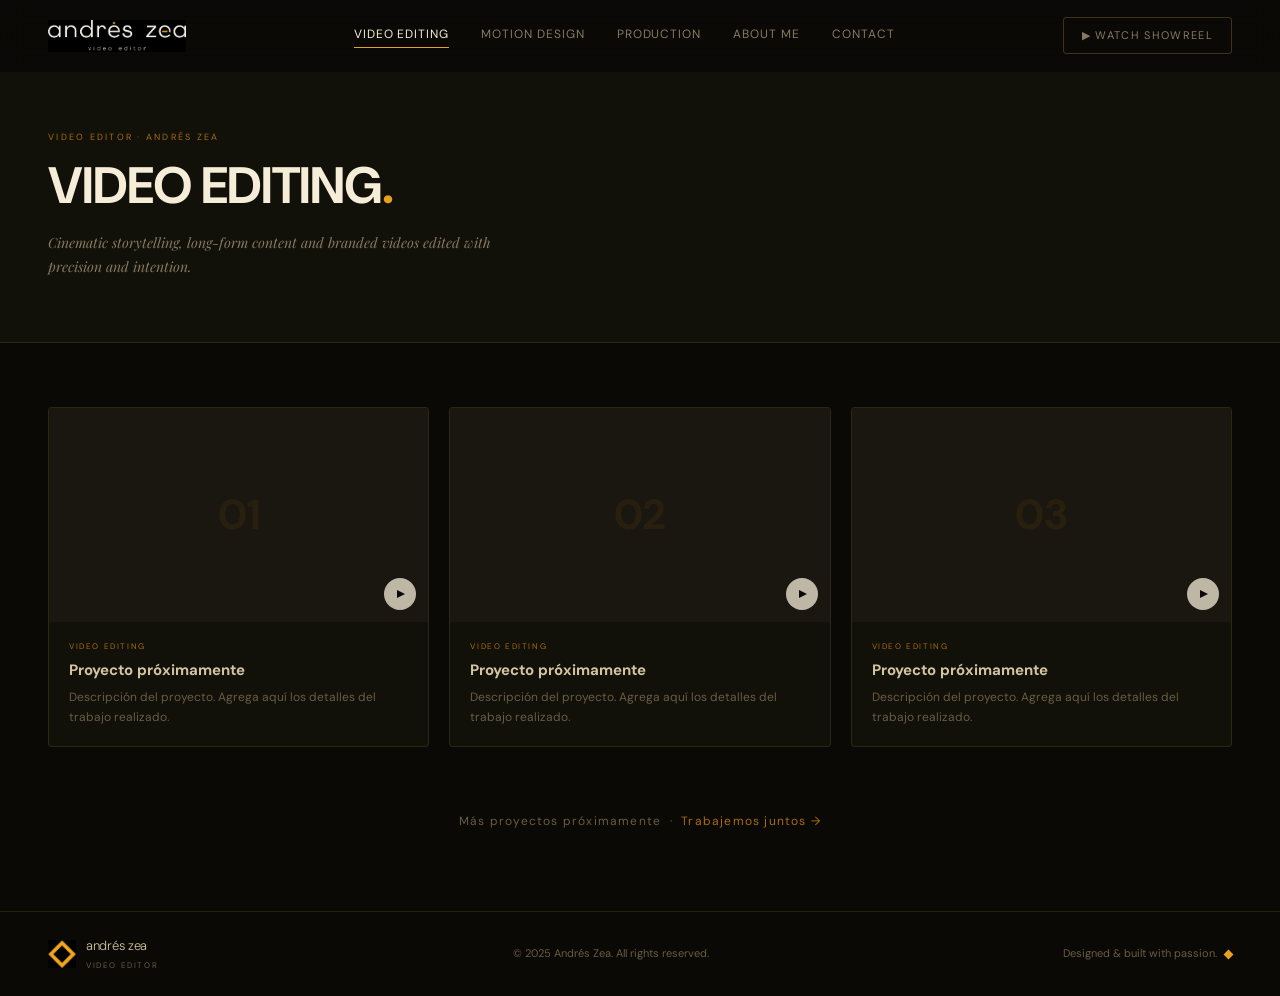
<file: video-editing.html>
<!DOCTYPE html>
<html lang="es">
<head>
  <meta charset="UTF-8">
  <meta name="viewport" content="width=device-width, initial-scale=1.0">
  <title>Video Editing — Andrés Zea</title>
  <link rel="icon" href="assets/Asset_5.png">
  <link rel="preconnect" href="https://fonts.googleapis.com">
  <link rel="preconnect" href="https://fonts.gstatic.com" crossorigin>
  <link href="https://fonts.googleapis.com/css2?family=DM+Sans:ital,wght@0,300;0,400;0,500;0,700;1,300&family=Playfair+Display:ital,wght@0,400;1,400&display=swap" rel="stylesheet">
  <link rel="stylesheet" href="css/global.css">
</head>
<body>
  <nav id="navbar">
    <a href="index.html" class="nav-logo"><img src="assets/Asset_1_2x.png" alt="Andrés Zea"></a>
    <div class="nav-links" id="navLinks">
      <a href="video-editing.html">Video Editing</a>
      <a href="motion.html">Motion Design</a>
      <a href="production.html">Production</a>
      <a href="about.html">About Me</a>
      <a href="contact.html">Contact</a>
    </div>
    <a href="showreel.html" class="nav-cta">▶ Watch Showreel</a>
    <div class="hamburger" id="hamburger" onclick="toggleMenu()"><span></span><span></span><span></span></div>
  </nav>
  <div class="mobile-menu" id="mobileMenu">
    <a href="video-editing.html" onclick="toggleMenu()">Video Editing</a>
    <a href="motion.html" onclick="toggleMenu()">Motion Design</a>
    <a href="production.html" onclick="toggleMenu()">Production</a>
    <a href="about.html" onclick="toggleMenu()">About Me</a>
    <a href="contact.html" onclick="toggleMenu()">Contact</a>
  </div>

  <div class="page-header">
    <div class="page-header-label">Video Editor · Andrés Zea</div>
    <h1>Video Editing<span class="dot">.</span></h1>
    <p>Cinematic storytelling, long-form content and branded videos edited with precision and intention.</p>
  </div>

  <!--
    CÓMO AGREGAR UN PROYECTO:
    Copia uno de los bloques .project-card de abajo,
    cambia los textos y agrega la imagen o video.
    Para video: reemplaza .project-thumb-placeholder por un <iframe>
  -->
  <div class="projects-grid">

    <!-- PROYECTO EJEMPLO — duplícalo para agregar más -->
    <div class="project-card reveal">
      <div class="project-thumb">
        <div class="project-thumb-placeholder">01</div>
        <!-- Para agregar imagen: <img src="assets/tu-imagen.jpg" alt="Nombre proyecto"> -->
        <!-- Para agregar video embed: <iframe src="https://www.youtube.com/embed/ID" allowfullscreen></iframe> -->
        <div class="project-play"><div class="play-tri"></div></div>
      </div>
      <div class="project-info">
        <div class="project-cat">Video Editing</div>
        <div class="project-title">Proyecto próximamente</div>
        <div class="project-desc">Descripción del proyecto. Agrega aquí los detalles del trabajo realizado.</div>
      </div>
    </div>

    <div class="project-card reveal" style="transition-delay:.08s">
      <div class="project-thumb">
        <div class="project-thumb-placeholder">02</div>
        <div class="project-play"><div class="play-tri"></div></div>
      </div>
      <div class="project-info">
        <div class="project-cat">Video Editing</div>
        <div class="project-title">Proyecto próximamente</div>
        <div class="project-desc">Descripción del proyecto. Agrega aquí los detalles del trabajo realizado.</div>
      </div>
    </div>

    <div class="project-card reveal" style="transition-delay:.16s">
      <div class="project-thumb">
        <div class="project-thumb-placeholder">03</div>
        <div class="project-play"><div class="play-tri"></div></div>
      </div>
      <div class="project-info">
        <div class="project-cat">Video Editing</div>
        <div class="project-title">Proyecto próximamente</div>
        <div class="project-desc">Descripción del proyecto. Agrega aquí los detalles del trabajo realizado.</div>
      </div>
    </div>

  </div>

  <div class="empty-state" style="padding-top:0">
    <p style="font-size:12px;color:var(--text-dim);letter-spacing:.1em">Más proyectos próximamente &nbsp;·&nbsp; <a href="contact.html" style="color:var(--gold-aged);text-decoration:none">Trabajemos juntos →</a></p>
  </div>

  <footer>
    <div class="footer-logo"><img src="assets/Asset_5.png" alt="az"><div><div class="footer-name">andrés zea</div><div class="footer-role">video editor</div></div></div>
    <p class="footer-copy">&copy; 2025 Andrés Zea. All rights reserved.</p>
    <div class="footer-right">Designed &amp; built with passion. <div class="diamond diamond-sm"></div></div>
  </footer>
  <script src="js/main.js"></script>
</body>
</html>
</file>
<file: css/global.css>
:root {
  --black:      #0A0906;
  --charcoal:   #111009;
  --dark:       #1A1710;
  --mid-dark:   #252218;
  --surface:    #2E2A1E;
  --gold:       #E8A020;
  --gold-warm:  #C8841A;
  --gold-aged:  #A86C10;
  --gold-burnt: #7A4E08;
  --cream:      #F5EDD8;
  --cream-dark: #D4C4A0;
  --text-body:  #C8B890;
  --text-muted: #887A60;
  --text-dim:   #6A5C44;
  --border:     rgba(200,160,80,0.15);
  --border-mid: rgba(200,160,80,0.28);
}

*, *::before, *::after { margin:0; padding:0; box-sizing:border-box; }
html { scroll-behavior: smooth; }

body {
  background: var(--black);
  color: var(--text-body);
  font-family: 'DM Sans', sans-serif;
  font-size: 15px;
  line-height: 1.6;
  overflow-x: hidden;
}

/* ── NAV ── */
nav {
  position: fixed;
  top:0; left:0; right:0;
  z-index: 100;
  display: flex;
  align-items: center;
  justify-content: space-between;
  padding: 0 48px;
  height: 72px;
  background: rgba(10,9,6,0.88);
  backdrop-filter: blur(14px);
  -webkit-backdrop-filter: blur(14px);
  border-bottom: 1px solid transparent;
  transition: border-color .3s;
}
nav.scrolled { border-bottom-color: var(--border-mid); }

.nav-logo img { height: 32px; display: block; }

.nav-links { display: flex; align-items: center; gap: 32px; }
.nav-links a {
  font-size: 12px;
  letter-spacing: .08em;
  color: var(--text-muted);
  text-decoration: none;
  position: relative;
  padding-bottom: 2px;
  transition: color .2s;
  text-transform: uppercase;
}
.nav-links a::after {
  content:'';
  position: absolute;
  bottom: -2px; left: 0;
  width: 0; height: 1.5px;
  background: var(--gold);
  transition: width .25s;
}
.nav-links a:hover, .nav-links a.active { color: var(--cream); }
.nav-links a:hover::after, .nav-links a.active::after { width: 100%; }
.nav-links a.active::after {
  /* active diamond indicator */
}

.nav-cta {
  display: inline-flex;
  align-items: center;
  gap: 6px;
  background: transparent;
  border: 1px solid var(--border-mid);
  color: var(--text-muted);
  padding: 9px 18px;
  border-radius: 3px;
  font-size: 11px;
  letter-spacing: .12em;
  text-transform: uppercase;
  text-decoration: none;
  cursor: pointer;
  transition: border-color .2s, color .2s, background .2s, transform .15s;
  font-family: 'DM Sans', sans-serif;
}
.nav-cta:hover {
  border-color: var(--gold);
  color: var(--gold);
  background: rgba(232,160,32,0.06);
  transform: scale(1.02);
}

.hamburger { display:none; flex-direction:column; gap:5px; cursor:pointer; }
.hamburger span { width:22px; height:1.5px; background:var(--cream-dark); border-radius:2px; transition:.3s; }

.mobile-menu {
  display: none;
  position: fixed;
  top: 72px; left:0; right:0;
  background: rgba(10,9,6,.97);
  border-bottom: 1px solid var(--border-mid);
  padding: 20px 28px;
  z-index: 99;
  flex-direction: column;
  gap: 14px;
}
.mobile-menu.open { display: flex; }
.mobile-menu a {
  font-size: 13px;
  color: var(--text-muted);
  text-decoration: none;
  padding: 6px 0;
  border-bottom: 0.5px solid var(--border);
  letter-spacing: .08em;
  text-transform: uppercase;
}

/* ── PAGE HEADER (subpages) ── */
.page-header {
  padding: 130px 48px 64px;
  border-bottom: 1px solid var(--border);
  background: var(--charcoal);
}
.page-header-label {
  font-size: 9px;
  letter-spacing: .25em;
  text-transform: uppercase;
  color: var(--gold-aged);
  margin-bottom: 14px;
}
.page-header h1 {
  font-family: 'DM Sans', sans-serif;
  font-size: clamp(32px, 4vw, 52px);
  font-weight: 700;
  color: var(--cream);
  letter-spacing: -.02em;
  line-height: 1.1;
  text-transform: uppercase;
}
.page-header h1 .dot { color: var(--gold); }
.page-header p {
  margin-top: 16px;
  font-size: 14px;
  color: var(--text-muted);
  max-width: 480px;
  line-height: 1.7;
  font-style: italic;
  font-family: 'Playfair Display', serif;
}

/* ── HERO ── */
.hero {
  min-height: 100vh;
  display: flex;
  align-items: center;
  position: relative;
  overflow: hidden;
  padding: 100px 48px 60px;
}
.hero-glow {
  position: absolute; right:-5%; top:-10%;
  width: 65%; height: 120%;
  background: radial-gradient(ellipse at 60% 40%, rgba(90,56,6,0.45) 0%, rgba(26,15,0,0.35) 35%, transparent 70%);
  pointer-events: none;
}
.hero-glow-2 {
  position: absolute; left:0; top:0;
  width: 50%; height: 100%;
  background: radial-gradient(ellipse at 0% 60%, rgba(232,160,32,0.03) 0%, transparent 60%);
  pointer-events: none;
}
.hero-content { position: relative; z-index: 2; width: 52%; }
.hero-image {
  position: absolute; right:0; bottom:0;
  z-index: 1; width: 52%; height: 110%;
}
.hero-image img {
  width: 100%; height: 100%;
  object-fit: cover; object-position: center top;
  -webkit-mask-image: linear-gradient(to left, rgba(0,0,0,.92) 25%, rgba(0,0,0,.5) 60%, transparent 85%),
                      linear-gradient(to top, transparent 0%, black 14%);
  -webkit-mask-composite: destination-in;
  mask-image: linear-gradient(to left, rgba(0,0,0,.92) 25%, rgba(0,0,0,.5) 60%, transparent 85%),
              linear-gradient(to top, transparent 0%, black 14%);
  mask-composite: intersect;
}

.hero-label {
  font-size: 9px;
  letter-spacing: .25em;
  text-transform: uppercase;
  color: var(--gold-aged);
  font-weight: 400;
  margin-bottom: 18px;
  opacity: 0;
  animation: fadeUp .7s .1s forwards;
}
.hero h1 {
  font-family: 'DM Sans', sans-serif;
  font-size: clamp(40px, 5vw, 66px);
  font-weight: 700;
  line-height: 1.05;
  letter-spacing: -.02em;
  color: var(--cream);
  text-transform: uppercase;
  margin-bottom: 26px;
  opacity: 0;
  animation: fadeUp .7s .25s forwards;
}
.hero h1 .dot { color: var(--gold); }
.hero-desc {
  border-left: 1.5px solid var(--gold-burnt);
  padding-left: 18px;
  margin-bottom: 36px;
  opacity: 0;
  animation: fadeUp .7s .4s forwards;
}
.hero-desc p {
  font-size: 14px;
  color: var(--text-muted);
  line-height: 1.75;
  max-width: 380px;
  font-family: 'Playfair Display', serif;
  font-style: italic;
}
.hero-btns {
  opacity: 0;
  animation: fadeUp .7s .55s forwards;
}

/* ── BUTTONS ── */
.btn-primary {
  display: inline-flex;
  align-items: center;
  gap: 10px;
  background: var(--gold);
  color: var(--black);
  border: none;
  padding: 13px 28px;
  border-radius: 3px;
  font-size: 12px;
  font-weight: 700;
  font-family: 'DM Sans', sans-serif;
  letter-spacing: .12em;
  text-transform: uppercase;
  cursor: pointer;
  text-decoration: none;
  transition: background .2s, transform .15s;
}
.btn-primary:hover { background: var(--gold-warm); transform: scale(1.02); }
.play-icon {
  width: 0; height: 0;
  border-style: solid;
  border-width: 5px 0 5px 9px;
  border-color: transparent transparent transparent var(--black);
  flex-shrink: 0;
}

.btn-ghost {
  display: inline-block;
  background: transparent;
  border: 1px solid var(--border-mid);
  color: var(--cream-dark);
  padding: 9px 20px;
  border-radius: 3px;
  font-size: 11px;
  font-family: 'DM Sans', sans-serif;
  letter-spacing: .1em;
  text-transform: uppercase;
  cursor: pointer;
  text-decoration: none;
  transition: border-color .2s, color .2s, transform .15s;
}
.btn-ghost:hover { border-color: var(--gold-aged); color: var(--cream); transform: scale(1.02); }

/* ── SEPARATOR STRIP ── */
.separator-strip {
  height: 1px;
  background: linear-gradient(90deg, transparent, var(--gold-burnt), var(--gold), var(--gold-burnt), transparent);
  opacity: .5;
}

/* ── SECTIONS ── */
section { padding: 80px 48px; }

.section-header {
  display: flex;
  justify-content: space-between;
  align-items: center;
  margin-bottom: 40px;
}
.section-title {
  display: flex;
  align-items: center;
  gap: 10px;
  font-family: 'DM Sans', sans-serif;
  font-size: 10px;
  letter-spacing: .22em;
  text-transform: uppercase;
  font-weight: 500;
  color: var(--cream-dark);
}
.diamond {
  width: 10px; height: 10px;
  background: var(--gold);
  transform: rotate(45deg);
  flex-shrink: 0;
}
.diamond-sm { width: 7px; height: 7px; }

.view-all {
  font-size: 11px;
  color: var(--text-muted);
  text-decoration: none;
  letter-spacing: .08em;
  transition: color .2s;
}
.view-all:hover { color: var(--gold); }

/* ── WORK GRID ── */
.work-grid {
  display: grid;
  grid-template-columns: repeat(4, 1fr);
  gap: 14px;
}
.work-card {
  background: var(--charcoal);
  border-radius: 4px;
  overflow: hidden;
  border: 0.5px solid var(--border);
  transition: transform .25s, border-color .25s;
  text-decoration: none;
  display: block;
}
.work-card:hover { transform: translateY(-5px); border-color: var(--gold-burnt); }

.work-thumb {
  aspect-ratio: 16/9;
  position: relative;
  overflow: hidden;
  display: flex;
  align-items: center;
  justify-content: center;
}
.work-thumb img { width:100%; height:100%; object-fit:cover; transition: transform .4s; }
.work-card:hover .work-thumb img { transform: scale(1.06); }
.thumb-placeholder { width:100%; height:100%; display:flex; align-items:center; justify-content:center; }
.thumb-1 { background: linear-gradient(135deg,#1c1400,#2e2000,#1a1200); }
.thumb-2 { background: linear-gradient(135deg,#1a0800,#2e1000,#180600); }
.thumb-3 { background: linear-gradient(135deg,#060810,#0a1020,#060810); }
.thumb-4 { background: linear-gradient(135deg,#0a0a12,#141428,#080810); }
.thumb-icon { font-size:36px; opacity:.07; color:var(--gold); font-family:'DM Sans',sans-serif; font-weight:700; }

.play-circle {
  position: absolute;
  bottom: 10px; right: 10px;
  width: 28px; height: 28px;
  border-radius: 50%;
  background: rgba(245,237,216,.8);
  display: flex; align-items: center; justify-content: center;
  transition: transform .2s, background .2s;
}
.work-card:hover .play-circle { transform: scale(1.1); background: var(--cream); }
.play-tri {
  width:0; height:0;
  border-style: solid;
  border-width: 4px 0 4px 8px;
  border-color: transparent transparent transparent var(--black);
  margin-left: 2px;
}
.work-info { padding: 14px 16px; }
.work-cat {
  font-size: 8px;
  letter-spacing: .2em;
  text-transform: uppercase;
  color: var(--gold-aged);
  font-weight: 500;
  margin-bottom: 5px;
}
.work-title {
  font-family: 'DM Sans', sans-serif;
  font-size: 13px;
  font-weight: 700;
  color: var(--cream-dark);
  margin-bottom: 5px;
  letter-spacing: .02em;
}
.work-tags { font-size: 10px; color: var(--text-dim); }

/* ── TOOLS ── */
.tools-section {
  background: var(--charcoal);
  border-top: 0.5px solid var(--border);
  border-bottom: 0.5px solid var(--border);
}
.tools-inner { display:flex; align-items:center; gap:80px; }
.tools-left { flex:1; }
.tools-icons { display:flex; gap:22px; margin-top:28px; flex-wrap:wrap; }
.tool-item { display:flex; flex-direction:column; align-items:center; gap:8px; }
.tool-icon {
  width: 50px; height: 50px;
  border-radius: 6px;
  background: var(--dark);
  border: 0.5px solid rgba(232,160,32,0.4);
  display: flex; align-items: center; justify-content: center;
  font-family: 'DM Sans', sans-serif;
  font-size: 14px;
  font-weight: 700;
  color: var(--gold);
  transition: background .2s, transform .15s, border-color .2s;
}
.tool-icon:hover { background: rgba(232,160,32,0.08); transform: translateY(-2px); border-color: var(--gold); }
.tool-name { font-size: 10px; color: var(--text-dim); text-align: center; max-width: 64px; letter-spacing: .03em; }
.tools-right { width: 300px; flex-shrink: 0; }
.tools-quote {
  font-family: 'Playfair Display', serif;
  font-size: 19px;
  font-style: italic;
  color: var(--cream-dark);
  line-height: 1.45;
  margin-bottom: 12px;
}
.tools-accent { width: 40px; height: 2px; background: linear-gradient(90deg, var(--gold), transparent); margin-bottom: 14px; }
.tools-sub { font-size: 13px; color: var(--text-dim); line-height: 1.7; }

/* ── ABOUT SECTION ── */
.about-section {
  display: grid;
  grid-template-columns: repeat(3,1fr);
  border-top: 0.5px solid var(--border);
}
.about-col {
  padding: 56px 48px;
  border-right: 0.5px solid var(--border);
}
.about-col:last-child { border-right: none; }
.about-col-title {
  display: flex;
  align-items: center;
  gap: 8px;
  font-size: 9px;
  letter-spacing: .22em;
  text-transform: uppercase;
  font-weight: 500;
  color: var(--cream-dark);
  margin-bottom: 18px;
}
.about-text { font-size: 13px; color: var(--text-muted); line-height: 1.75; margin-bottom: 20px; }
.map-svg { width:100%; height:100px; margin:8px 0 14px; }
.flag-row { display:flex; align-items:center; gap:8px; font-size:11px; color:var(--text-dim); }
.linkedin-btn {
  width:100%;
  display:flex; align-items:center; gap:10px;
  background: var(--dark);
  border: 0.5px solid var(--border-mid);
  color: var(--cream-dark);
  padding: 11px 18px;
  border-radius: 3px;
  font-size: 12px;
  font-family: 'DM Sans', sans-serif;
  cursor: pointer;
  margin-bottom: 14px;
  text-decoration: none;
  transition: background .2s, border-color .2s, transform .15s;
}
.linkedin-btn:hover { background: var(--mid-dark); border-color: var(--gold-burnt); transform: scale(1.01); }
.social-row { display:flex; gap:10px; }
.social-btn {
  width: 36px; height: 36px;
  border-radius: 50%;
  border: 0.5px solid var(--border-mid);
  background: transparent;
  color: var(--text-muted);
  display: flex; align-items: center; justify-content: center;
  font-size: 11px;
  font-family: 'DM Sans', sans-serif;
  font-weight: 700;
  cursor: pointer;
  text-decoration: none;
  transition: border-color .2s, color .2s, transform .15s;
}
.social-btn:hover { border-color: var(--gold-aged); color: var(--gold); transform: scale(1.08); }

/* ── FOOTER ── */
footer {
  padding: 24px 48px;
  border-top: 0.5px solid var(--border);
  display: flex;
  justify-content: space-between;
  align-items: center;
}
.footer-logo { display:flex; align-items:center; gap:10px; }
.footer-logo img { height:28px; }
.footer-name { font-family:'DM Sans',sans-serif; font-size:13px; font-weight:300; color:var(--cream-dark); letter-spacing:-.3px; }
.footer-role { font-size:8px; letter-spacing:.2em; text-transform:uppercase; color:var(--text-dim); margin-top:2px; }
.footer-copy { font-size:11px; color:var(--text-dim); }
.footer-right { display:flex; align-items:center; gap:8px; font-size:11px; color:var(--text-dim); }

/* ── SUBPAGE CONTENT ── */
.projects-grid {
  display: grid;
  grid-template-columns: repeat(3, 1fr);
  gap: 20px;
  padding: 64px 48px;
}
.project-card {
  background: var(--charcoal);
  border: 0.5px solid var(--border);
  border-radius: 4px;
  overflow: hidden;
  text-decoration: none;
  display: block;
  transition: transform .25s, border-color .25s;
}
.project-card:hover { transform: translateY(-5px); border-color: var(--gold-burnt); }
.project-thumb {
  aspect-ratio: 16/9;
  background: var(--dark);
  position: relative;
  display: flex; align-items: center; justify-content: center;
  overflow: hidden;
}
.project-thumb img { width:100%; height:100%; object-fit:cover; transition: transform .4s; }
.project-card:hover .project-thumb img { transform: scale(1.05); }
.project-thumb-placeholder {
  width:100%; height:100%;
  display:flex; align-items:center; justify-content:center;
  font-size:42px; font-weight:700; color:var(--gold-burnt);
  font-family:'DM Sans',sans-serif; opacity:.15;
}
.project-play {
  position:absolute; bottom:12px; right:12px;
  width:32px; height:32px; border-radius:50%;
  background:rgba(245,237,216,.75);
  display:flex; align-items:center; justify-content:center;
}
.project-info { padding:18px 20px; }
.project-cat { font-size:8px; letter-spacing:.2em; text-transform:uppercase; color:var(--gold-aged); margin-bottom:6px; }
.project-title { font-family:'DM Sans',sans-serif; font-size:15px; font-weight:700; color:var(--cream-dark); margin-bottom:6px; }
.project-desc { font-size:12px; color:var(--text-dim); line-height:1.65; }

.empty-state {
  padding: 80px 48px;
  text-align: center;
}
.empty-state .diamond-lg {
  width: 32px; height: 32px;
  background: var(--gold-burnt);
  transform: rotate(45deg);
  margin: 0 auto 24px;
  opacity: .4;
}
.empty-state h3 { font-size:16px; color:var(--cream-dark); margin-bottom:10px; font-family:'DM Sans',sans-serif; font-weight:700; text-transform:uppercase; letter-spacing:.08em; }
.empty-state p { font-size:13px; color:var(--text-dim); max-width:400px; margin:0 auto; line-height:1.7; }

/* ── CONTACT / ABOUT SUBPAGE ── */
.content-section { padding: 64px 48px; max-width: 800px; }
.content-section h2 {
  font-family:'DM Sans',sans-serif;
  font-size:13px; font-weight:500;
  letter-spacing:.18em; text-transform:uppercase;
  color:var(--gold-aged);
  margin-bottom:16px;
  display:flex; align-items:center; gap:10px;
}
.content-section p { font-size:14px; color:var(--text-muted); line-height:1.8; margin-bottom:20px; }
.content-section ul { list-style:none; display:flex; flex-direction:column; gap:10px; margin-bottom:24px; }
.content-section ul li {
  display:flex; align-items:center; gap:10px;
  font-size:13px; color:var(--text-muted);
}
.content-section ul li::before {
  content:'';
  width:6px; height:6px;
  background:var(--gold-burnt);
  transform:rotate(45deg);
  flex-shrink:0;
}

.contact-card {
  background: var(--charcoal);
  border: 0.5px solid var(--border-mid);
  border-radius: 4px;
  padding: 40px 48px;
  max-width: 560px;
  margin: 0 48px 64px;
}
.contact-card h2 { font-family:'DM Sans',sans-serif; font-size:11px; font-weight:500; letter-spacing:.18em; text-transform:uppercase; color:var(--gold-aged); margin-bottom:24px; display:flex; align-items:center; gap:10px; }
.contact-item { display:flex; align-items:center; gap:14px; padding:16px 0; border-bottom:0.5px solid var(--border); }
.contact-item:last-child { border-bottom:none; }
.contact-icon { width:36px; height:36px; border-radius:3px; background:var(--dark); border:0.5px solid var(--border-mid); display:flex; align-items:center; justify-content:center; font-size:14px; color:var(--gold); flex-shrink:0; }
.contact-label { font-size:9px; letter-spacing:.15em; text-transform:uppercase; color:var(--text-dim); margin-bottom:3px; }
.contact-value { font-size:14px; color:var(--cream-dark); text-decoration:none; }
.contact-value:hover { color:var(--gold); }

/* ── SHOWREEL PAGE ── */
.showreel-section { padding:100px 48px 64px; }
.showreel-section h1 { font-family:'DM Sans',sans-serif; font-size:clamp(32px,4vw,52px); font-weight:700; color:var(--cream); text-transform:uppercase; letter-spacing:-.02em; margin-bottom:8px; }
.showreel-section h1 .dot { color:var(--gold); }
.showreel-section .tagline { font-family:'Playfair Display',serif; font-style:italic; font-size:16px; color:var(--text-muted); margin-bottom:48px; }
.video-embed {
  position:relative;
  padding-bottom:56.25%;
  height:0; overflow:hidden;
  border-radius:4px;
  border:0.5px solid var(--border-mid);
  background:var(--charcoal);
  max-width:900px;
}
.video-embed iframe {
  position:absolute;
  top:0; left:0;
  width:100%; height:100%;
  border:none;
}
.video-placeholder {
  position:absolute; top:0; left:0; right:0; bottom:0;
  display:flex; flex-direction:column; align-items:center; justify-content:center; gap:16px;
}
.video-placeholder .big-play {
  width:64px; height:64px; border-radius:50%;
  border:1.5px solid var(--border-mid);
  display:flex; align-items:center; justify-content:center;
}
.video-placeholder .big-play-tri {
  width:0; height:0;
  border-style:solid;
  border-width:10px 0 10px 18px;
  border-color:transparent transparent transparent var(--gold-burnt);
  margin-left:4px;
}
.video-placeholder p { font-size:12px; color:var(--text-dim); letter-spacing:.1em; text-transform:uppercase; }

/* ── REVEAL ON SCROLL ── */
.reveal { opacity:0; transform:translateY(22px); transition:opacity .65s ease, transform .65s ease; }
.reveal.visible { opacity:1; transform:translateY(0); }

/* ── ANIMATIONS ── */
@keyframes fadeUp {
  from { opacity:0; transform:translateY(18px); }
  to   { opacity:1; transform:translateY(0); }
}

/* ── RESPONSIVE ── */
@media (max-width:1024px) {
  .work-grid { grid-template-columns:repeat(2,1fr); }
  .projects-grid { grid-template-columns:repeat(2,1fr); }
  .hero-image { width:48%; }
  .hero-content { width:56%; }
}
@media (max-width:768px) {
  nav { padding:0 24px; }
  .nav-links { display:none; }
  .nav-cta { display:none; }
  .hamburger { display:flex; }
  .hero { flex-direction:column; padding:100px 24px 60px; align-items:flex-start; min-height:auto; }
  .hero-content { width:100%; }
  .hero-image { position:relative; width:100%; height:260px; margin-top:32px; }
  .hero-image img { -webkit-mask-image:linear-gradient(to top,transparent 0%,black 25%); mask-image:linear-gradient(to top,transparent 0%,black 25%); object-position:center 20%; }
  .hero h1 { font-size:34px; }
  section { padding:52px 24px; }
  .page-header { padding:110px 24px 48px; }
  .work-grid { grid-template-columns:1fr; }
  .projects-grid { grid-template-columns:1fr; padding:40px 24px; }
  .tools-inner { flex-direction:column; gap:36px; }
  .tools-right { width:100%; }
  .about-section { grid-template-columns:1fr; }
  .about-col { border-right:none; border-bottom:0.5px solid var(--border); padding:40px 24px; }
  .about-col:last-child { border-bottom:none; }
  footer { flex-direction:column; gap:14px; text-align:center; padding:24px; }
  .content-section { padding:40px 24px; }
  .contact-card { margin:0 24px 48px; padding:28px 24px; }
  .showreel-section { padding:90px 24px 48px; }
}
</file>
